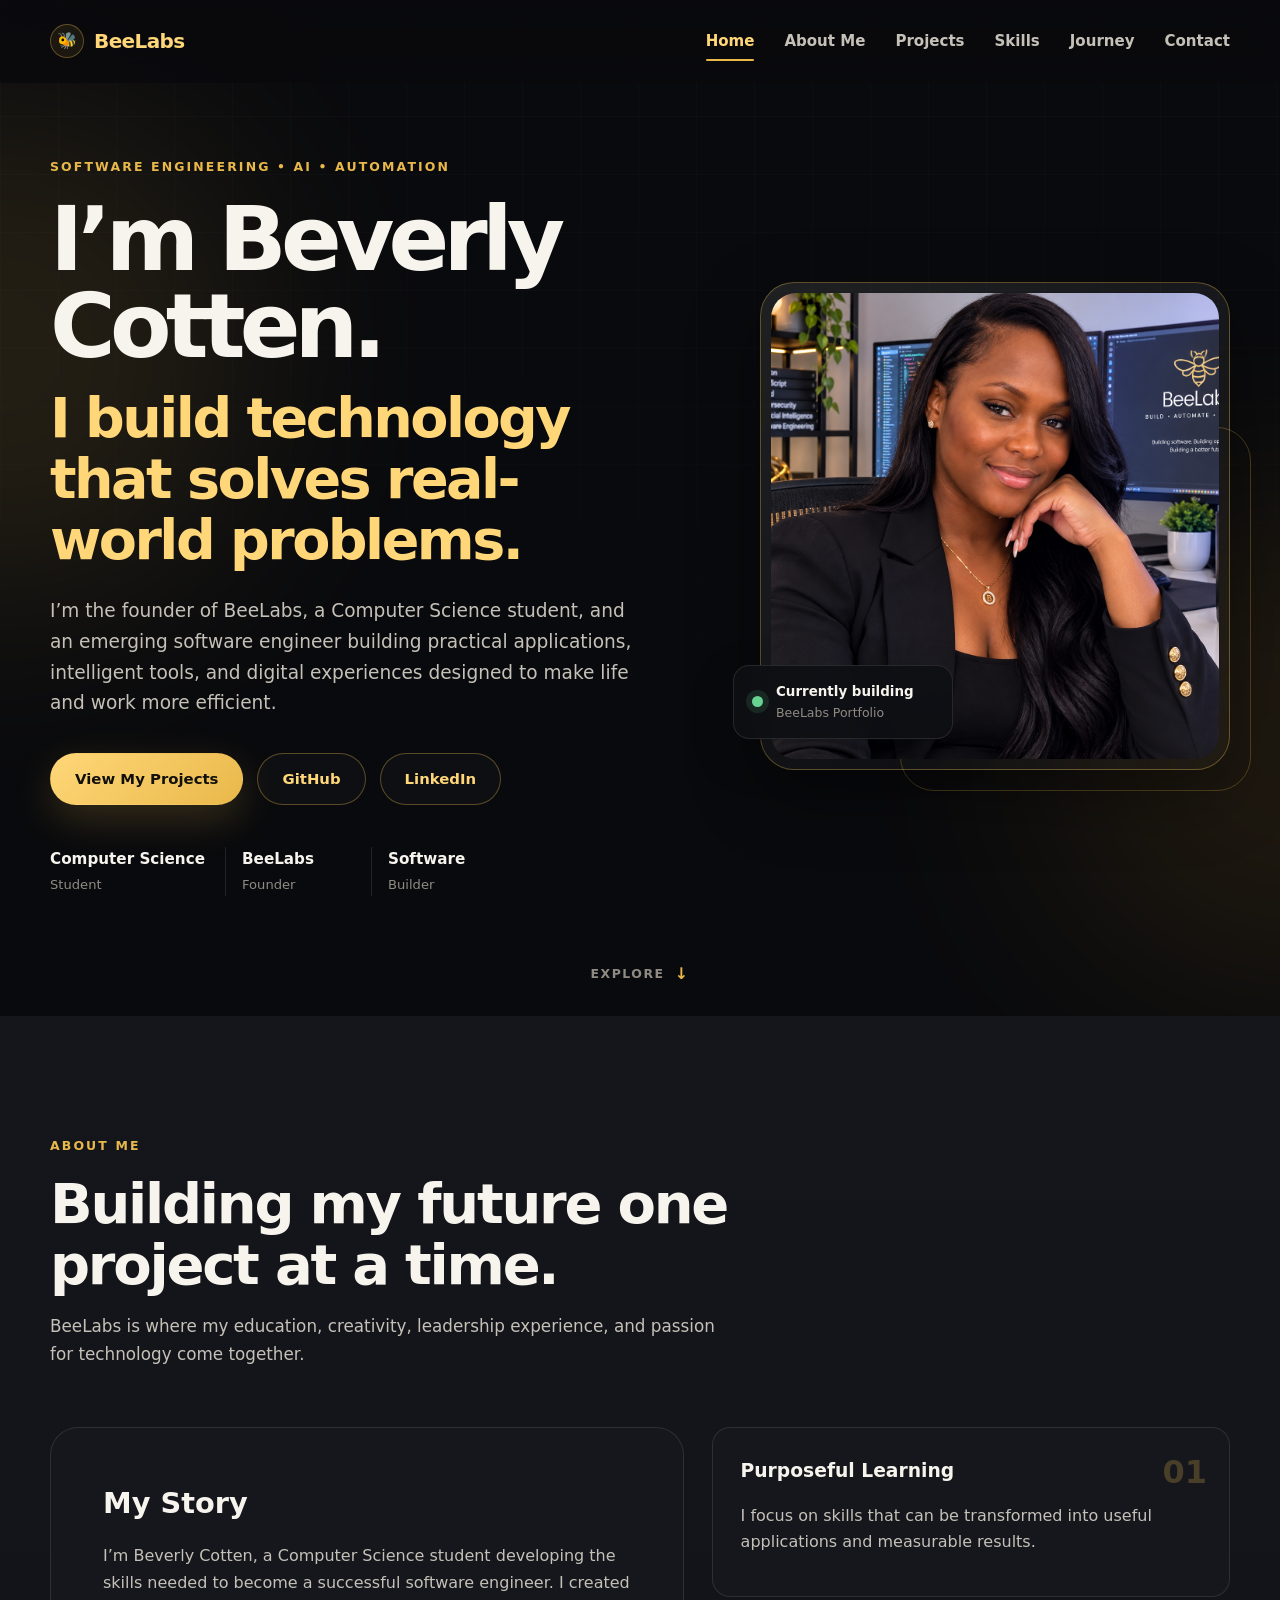
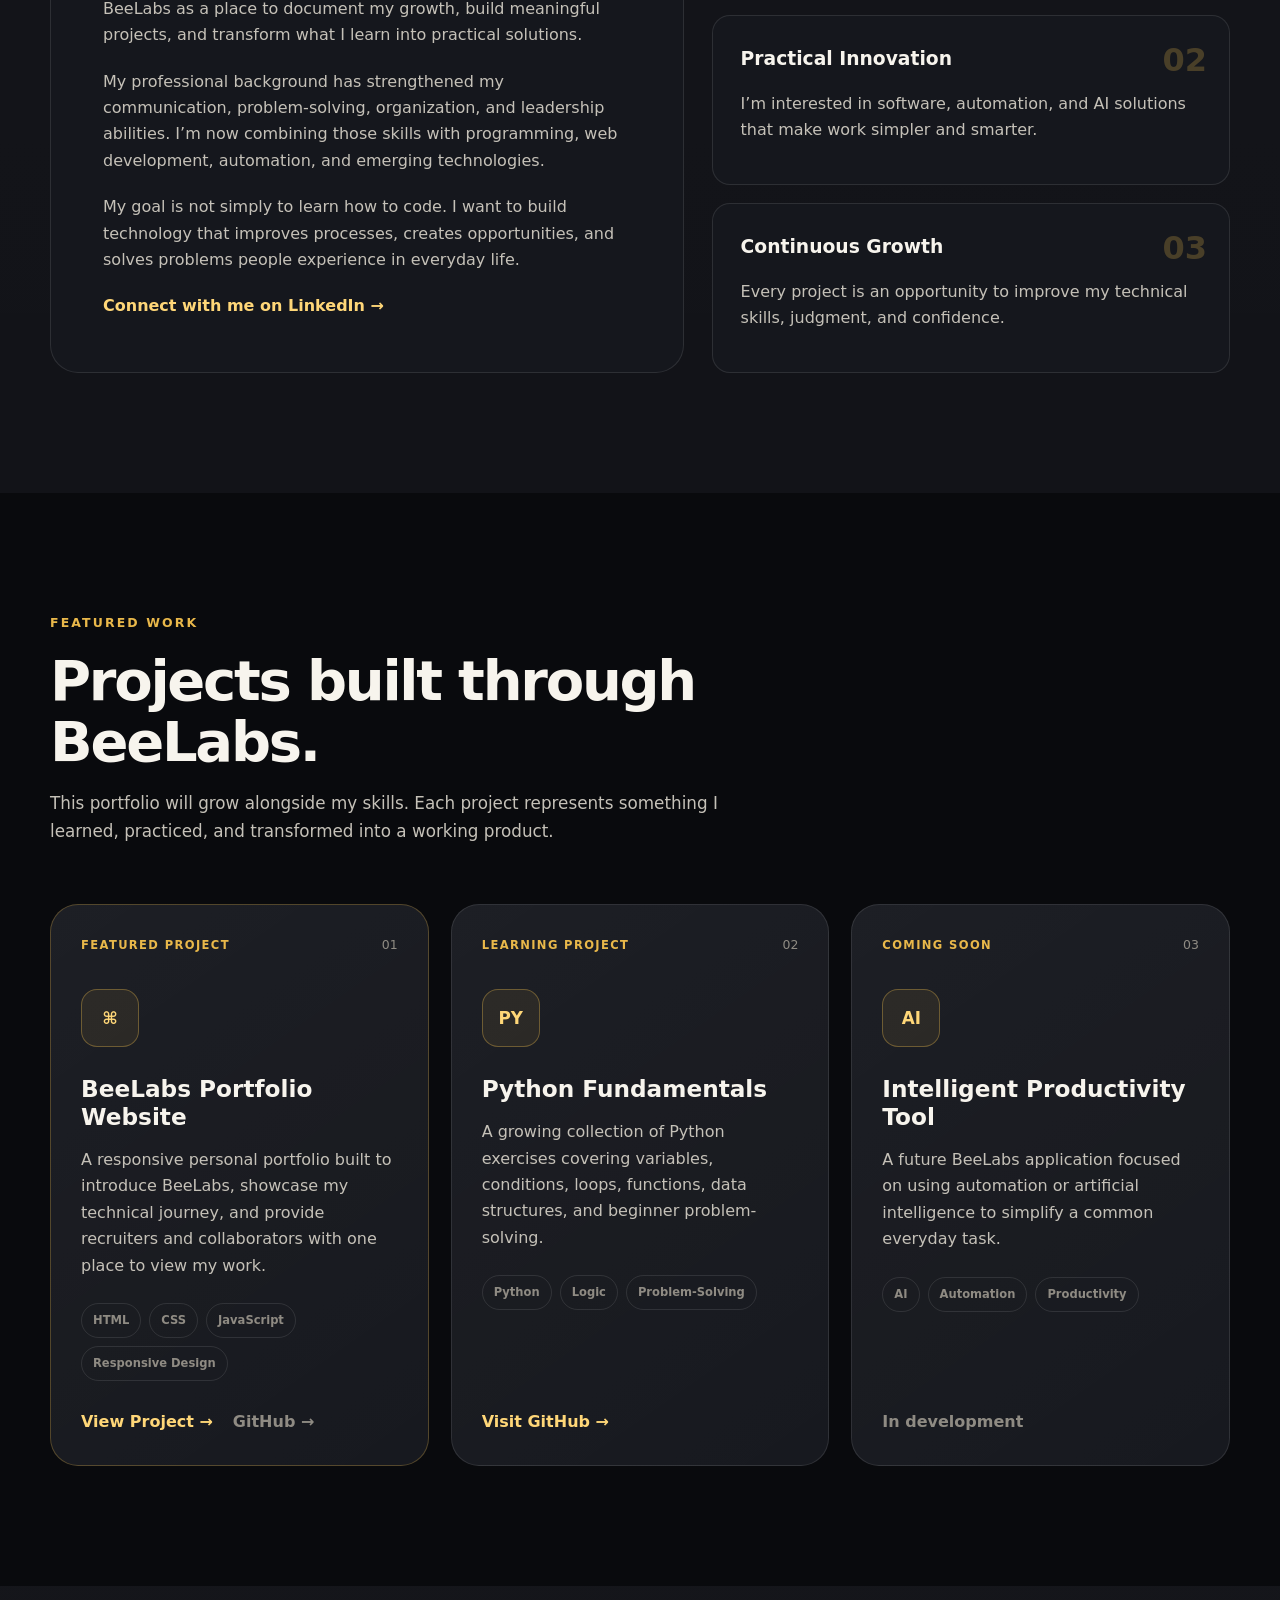
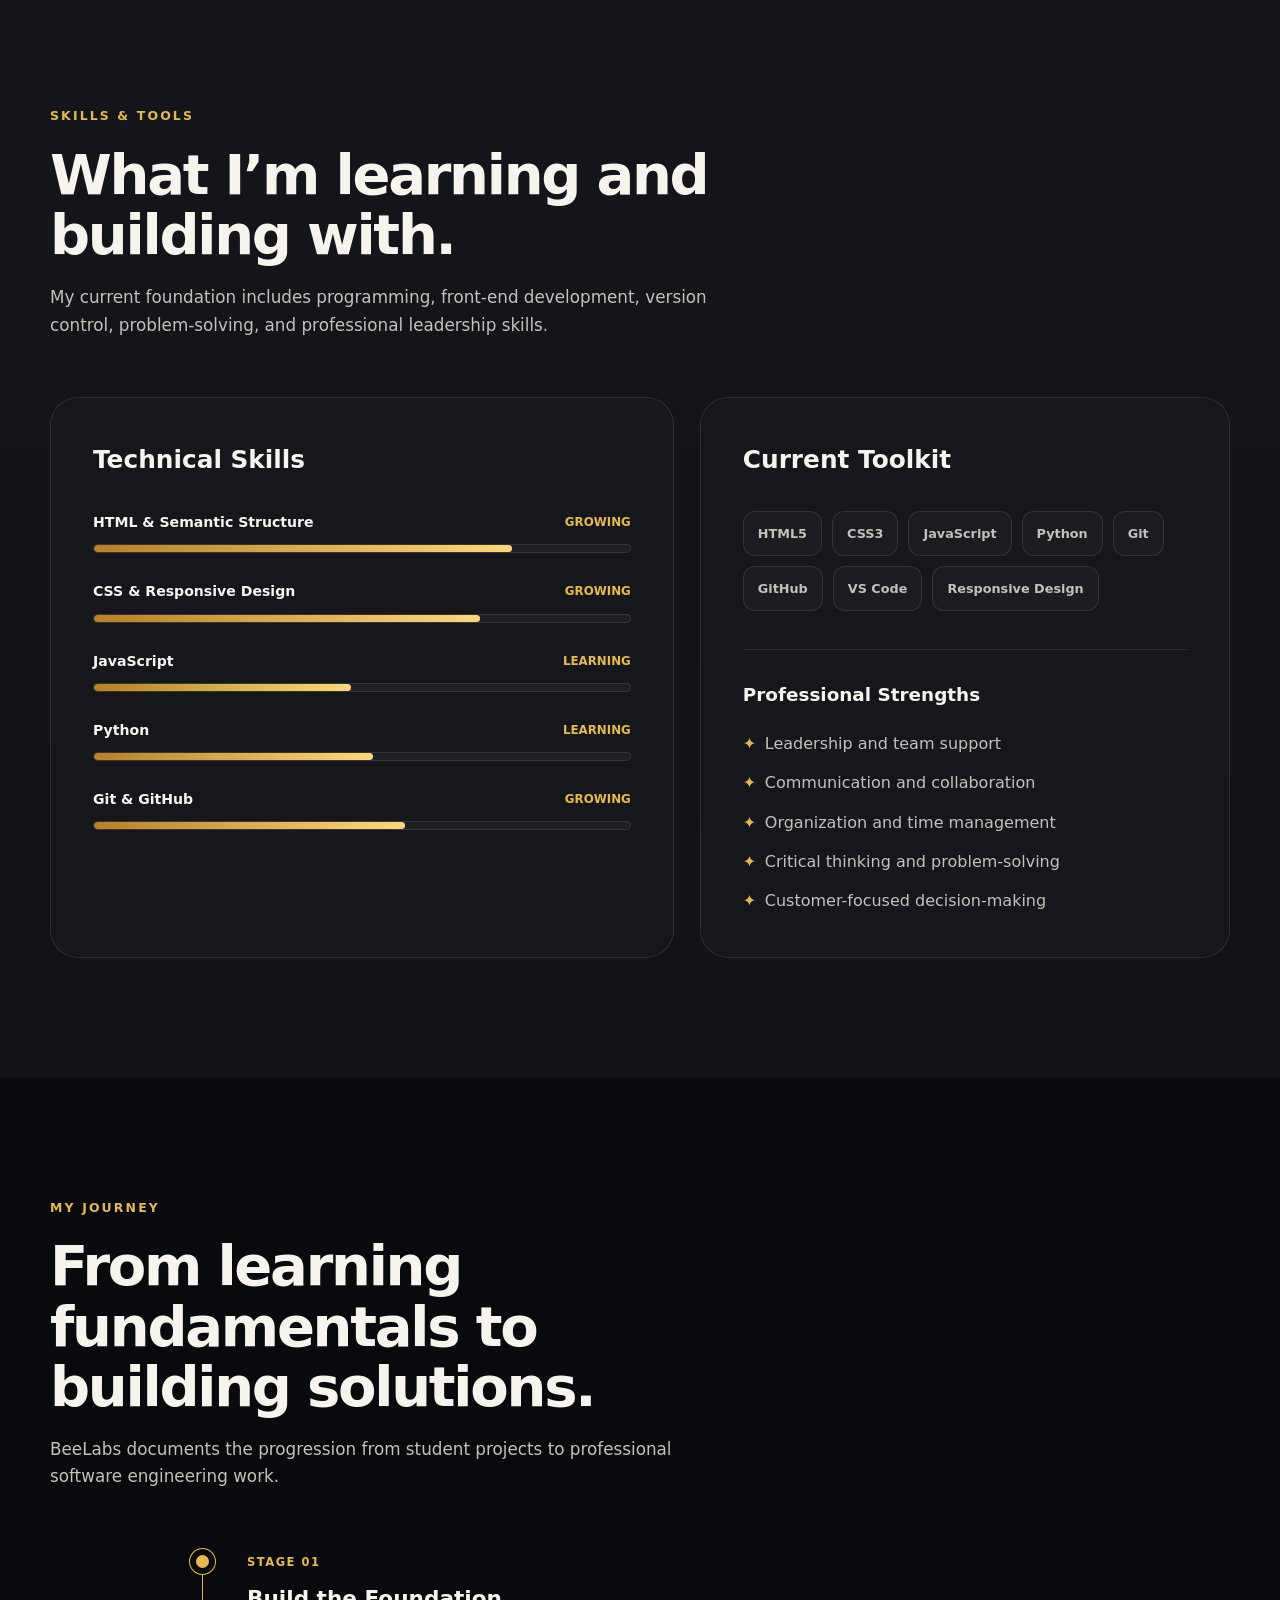
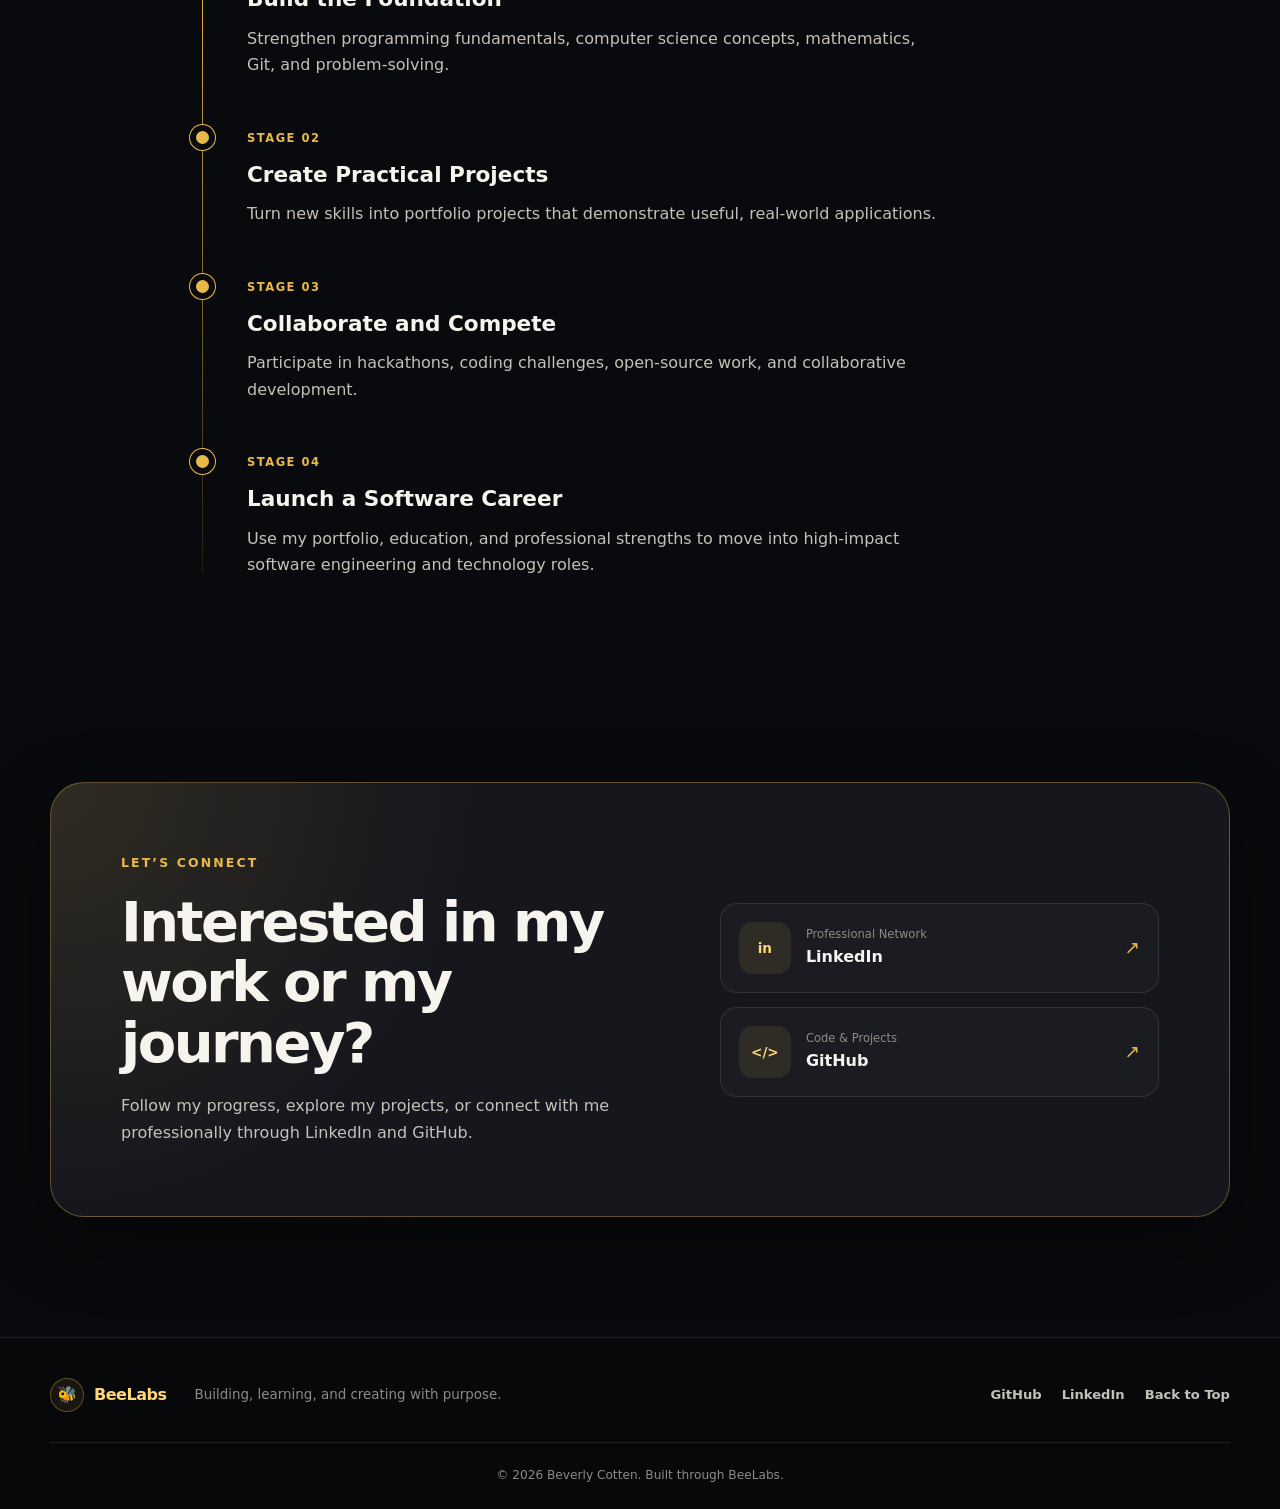
<file: Projects/002-BeeLabs-Website/index.html>
<!DOCTYPE html>
<html lang="en">
<head>
    <meta charset="UTF-8">

    <meta
        name="viewport"
        content="width=device-width, initial-scale=1.0"
    >

    <meta
        name="description"
        content="BeeLabs is the personal technology portfolio of Beverly Cotten, a Computer Science student building practical software, web applications, AI tools, and automation projects."
    >

    <title>BeeLabs | Beverly Cotten</title>

    <link rel="stylesheet" href="style.css">
</head>

<body>

    <!-- Navigation -->
    <header class="site-header">
        <nav class="navbar container" aria-label="Main navigation">

            <a href="#home" class="logo" aria-label="BeeLabs home">
                <span class="logo-icon">🐝</span>
                <span>BeeLabs</span>
            </a>

            <button
                class="menu-button"
                id="menuButton"
                type="button"
                aria-label="Open navigation menu"
                aria-expanded="false"
                aria-controls="navLinks"
            >
                <span></span>
                <span></span>
                <span></span>
            </button>

            <div class="nav-links" id="navLinks">
                <a href="#home">Home</a>
                <a href="#about">About Me</a>
                <a href="#projects">Projects</a>
                <a href="#skills">Skills</a>
                <a href="#journey">Journey</a>
                <a href="#contact">Contact</a>
            </div>

        </nav>
    </header>


    <main>

        <!-- Hero Section -->
        <section class="hero section" id="home">

            <div class="hero-glow hero-glow-one"></div>
            <div class="hero-glow hero-glow-two"></div>

            <div class="container hero-grid">

                <div class="hero-content reveal">

                    <p class="eyebrow">
                        Software Engineering • AI • Automation
                    </p>

                    <h1>
                        I’m Beverly Cotten.
                        <span>I build technology that solves real-world problems.</span>
                    </h1>

                    <p class="hero-description">
                        I’m the founder of BeeLabs, a Computer Science student,
                        and an emerging software engineer building practical
                        applications, intelligent tools, and digital experiences
                        designed to make life and work more efficient.
                    </p>

                    <div class="hero-buttons">

                        <a href="#projects" class="button button-primary">
                            View My Projects
                        </a>

                        <a
                            href="https://github.com/BevCotten"
                            class="button button-secondary"
                            target="_blank"
                            rel="noopener noreferrer"
                        >
                            GitHub
                        </a>

                        <a
                            href="https://www.linkedin.com/in/beverlycotten"
                            class="button button-secondary"
                            target="_blank"
                            rel="noopener noreferrer"
                        >
                            LinkedIn
                        </a>

                    </div>

                    <div class="hero-highlights">

                        <div class="highlight-item">
                            <strong>Computer Science</strong>
                            <span>Student</span>
                        </div>

                        <div class="highlight-item">
                            <strong>BeeLabs</strong>
                            <span>Founder</span>
                        </div>

                        <div class="highlight-item">
                            <strong>Software</strong>
                            <span>Builder</span>
                        </div>

                    </div>

                </div>


                <div class="hero-visual reveal">

                    <div class="image-frame">

                        <div class="image-accent"></div>

                        <img
                            src="images/beverly-beelabs.png"
                            alt="Beverly Cotten, founder of BeeLabs"
                        >

                        <div class="image-card">
                            <span class="status-dot"></span>

                            <div>
                                <strong>Currently building</strong>
                                <p>BeeLabs Portfolio</p>
                            </div>
                        </div>

                    </div>

                </div>

            </div>

            <a href="#about" class="scroll-indicator" aria-label="Scroll to About Me">
                <span>Explore</span>
                <span class="scroll-arrow">↓</span>
            </a>

        </section>


        <!-- About Section -->
        <section class="section section-alt" id="about">

            <div class="container">

                <div class="section-heading reveal">
                    <p class="eyebrow">About Me</p>

                    <h2>
                        Building my future one project at a time.
                    </h2>

                    <p>
                        BeeLabs is where my education, creativity, leadership
                        experience, and passion for technology come together.
                    </p>
                </div>


                <div class="about-grid">

                    <article class="about-card about-story reveal">

                        <h3>My Story</h3>

                        <p>
                            I’m Beverly Cotten, a Computer Science student
                            developing the skills needed to become a successful
                            software engineer. I created BeeLabs as a place to
                            document my growth, build meaningful projects, and
                            transform what I learn into practical solutions.
                        </p>

                        <p>
                            My professional background has strengthened my
                            communication, problem-solving, organization, and
                            leadership abilities. I’m now combining those skills
                            with programming, web development, automation, and
                            emerging technologies.
                        </p>

                        <p>
                            My goal is not simply to learn how to code. I want to
                            build technology that improves processes, creates
                            opportunities, and solves problems people experience
                            in everyday life.
                        </p>

                        <a
                            href="https://www.linkedin.com/in/beverlycotten"
                            target="_blank"
                            rel="noopener noreferrer"
                            class="text-link"
                        >
                            Connect with me on LinkedIn →
                        </a>

                    </article>


                    <div class="about-values">

                        <article class="value-card reveal">
                            <span class="card-number">01</span>
                            <h3>Purposeful Learning</h3>
                            <p>
                                I focus on skills that can be transformed into
                                useful applications and measurable results.
                            </p>
                        </article>

                        <article class="value-card reveal">
                            <span class="card-number">02</span>
                            <h3>Practical Innovation</h3>
                            <p>
                                I’m interested in software, automation, and AI
                                solutions that make work simpler and smarter.
                            </p>
                        </article>

                        <article class="value-card reveal">
                            <span class="card-number">03</span>
                            <h3>Continuous Growth</h3>
                            <p>
                                Every project is an opportunity to improve my
                                technical skills, judgment, and confidence.
                            </p>
                        </article>

                    </div>

                </div>

            </div>

        </section>


        <!-- Projects Section -->
        <section class="section" id="projects">

            <div class="container">

                <div class="section-heading reveal">
                    <p class="eyebrow">Featured Work</p>

                    <h2>Projects built through BeeLabs.</h2>

                    <p>
                        This portfolio will grow alongside my skills. Each project
                        represents something I learned, practiced, and transformed
                        into a working product.
                    </p>
                </div>


                <div class="projects-grid">

                    <article class="project-card featured-project reveal">

                        <div class="project-top">
                            <span class="project-label">Featured Project</span>
                            <span class="project-number">01</span>
                        </div>

                        <div class="project-icon">⌘</div>

                        <h3>BeeLabs Portfolio Website</h3>

                        <p>
                            A responsive personal portfolio built to introduce
                            BeeLabs, showcase my technical journey, and provide
                            recruiters and collaborators with one place to view
                            my work.
                        </p>

                        <div class="project-tags">
                            <span>HTML</span>
                            <span>CSS</span>
                            <span>JavaScript</span>
                            <span>Responsive Design</span>
                        </div>

                        <div class="project-links">
                            <a href="#home" class="text-link">
                                View Project →
                            </a>

                            <a
                                href="https://github.com/BevCotten"
                                target="_blank"
                                rel="noopener noreferrer"
                                class="text-link muted-link"
                            >
                                GitHub →
                            </a>
                        </div>

                    </article>


                    <article class="project-card reveal">

                        <div class="project-top">
                            <span class="project-label">Learning Project</span>
                            <span class="project-number">02</span>
                        </div>

                        <div class="project-icon">PY</div>

                        <h3>Python Fundamentals</h3>

                        <p>
                            A growing collection of Python exercises covering
                            variables, conditions, loops, functions, data
                            structures, and beginner problem-solving.
                        </p>

                        <div class="project-tags">
                            <span>Python</span>
                            <span>Logic</span>
                            <span>Problem-Solving</span>
                        </div>

                        <div class="project-links">
                            <a
                                href="https://github.com/BevCotten"
                                target="_blank"
                                rel="noopener noreferrer"
                                class="text-link"
                            >
                                Visit GitHub →
                            </a>
                        </div>

                    </article>


                    <article class="project-card coming-soon reveal">

                        <div class="project-top">
                            <span class="project-label">Coming Soon</span>
                            <span class="project-number">03</span>
                        </div>

                        <div class="project-icon">AI</div>

                        <h3>Intelligent Productivity Tool</h3>

                        <p>
                            A future BeeLabs application focused on using
                            automation or artificial intelligence to simplify a
                            common everyday task.
                        </p>

                        <div class="project-tags">
                            <span>AI</span>
                            <span>Automation</span>
                            <span>Productivity</span>
                        </div>

                        <div class="project-links">
                            <span class="text-link muted-link">
                                In development
                            </span>
                        </div>

                    </article>

                </div>

            </div>

        </section>


        <!-- Skills Section -->
        <section class="section section-alt" id="skills">

            <div class="container">

                <div class="section-heading reveal">
                    <p class="eyebrow">Skills & Tools</p>

                    <h2>What I’m learning and building with.</h2>

                    <p>
                        My current foundation includes programming, front-end
                        development, version control, problem-solving, and
                        professional leadership skills.
                    </p>
                </div>


                <div class="skills-layout">

                    <div class="skills-category reveal">
                        <h3>Technical Skills</h3>

                        <div class="skill-list">

                            <div class="skill-item">
                                <div class="skill-heading">
                                    <span>HTML & Semantic Structure</span>
                                    <span>Growing</span>
                                </div>
                                <div class="skill-bar">
                                    <span style="width: 78%;"></span>
                                </div>
                            </div>

                            <div class="skill-item">
                                <div class="skill-heading">
                                    <span>CSS & Responsive Design</span>
                                    <span>Growing</span>
                                </div>
                                <div class="skill-bar">
                                    <span style="width: 72%;"></span>
                                </div>
                            </div>

                            <div class="skill-item">
                                <div class="skill-heading">
                                    <span>JavaScript</span>
                                    <span>Learning</span>
                                </div>
                                <div class="skill-bar">
                                    <span style="width: 48%;"></span>
                                </div>
                            </div>

                            <div class="skill-item">
                                <div class="skill-heading">
                                    <span>Python</span>
                                    <span>Learning</span>
                                </div>
                                <div class="skill-bar">
                                    <span style="width: 52%;"></span>
                                </div>
                            </div>

                            <div class="skill-item">
                                <div class="skill-heading">
                                    <span>Git & GitHub</span>
                                    <span>Growing</span>
                                </div>
                                <div class="skill-bar">
                                    <span style="width: 58%;"></span>
                                </div>
                            </div>

                        </div>
                    </div>


                    <div class="tools-panel reveal">

                        <h3>Current Toolkit</h3>

                        <div class="tools-grid">
                            <div class="tool-chip">HTML5</div>
                            <div class="tool-chip">CSS3</div>
                            <div class="tool-chip">JavaScript</div>
                            <div class="tool-chip">Python</div>
                            <div class="tool-chip">Git</div>
                            <div class="tool-chip">GitHub</div>
                            <div class="tool-chip">VS Code</div>
                            <div class="tool-chip">Responsive Design</div>
                        </div>

                        <div class="professional-skills">
                            <h3>Professional Strengths</h3>

                            <ul>
                                <li>Leadership and team support</li>
                                <li>Communication and collaboration</li>
                                <li>Organization and time management</li>
                                <li>Critical thinking and problem-solving</li>
                                <li>Customer-focused decision-making</li>
                            </ul>
                        </div>

                    </div>

                </div>

            </div>

        </section>


        <!-- Journey Section -->
        <section class="section" id="journey">

            <div class="container">

                <div class="section-heading reveal">
                    <p class="eyebrow">My Journey</p>

                    <h2>From learning fundamentals to building solutions.</h2>

                    <p>
                        BeeLabs documents the progression from student projects
                        to professional software engineering work.
                    </p>
                </div>


                <div class="timeline">

                    <article class="timeline-item reveal">
                        <div class="timeline-marker"></div>

                        <div class="timeline-content">
                            <span class="timeline-stage">Stage 01</span>
                            <h3>Build the Foundation</h3>
                            <p>
                                Strengthen programming fundamentals, computer
                                science concepts, mathematics, Git, and
                                problem-solving.
                            </p>
                        </div>
                    </article>


                    <article class="timeline-item reveal">
                        <div class="timeline-marker"></div>

                        <div class="timeline-content">
                            <span class="timeline-stage">Stage 02</span>
                            <h3>Create Practical Projects</h3>
                            <p>
                                Turn new skills into portfolio projects that
                                demonstrate useful, real-world applications.
                            </p>
                        </div>
                    </article>


                    <article class="timeline-item reveal">
                        <div class="timeline-marker"></div>

                        <div class="timeline-content">
                            <span class="timeline-stage">Stage 03</span>
                            <h3>Collaborate and Compete</h3>
                            <p>
                                Participate in hackathons, coding challenges,
                                open-source work, and collaborative development.
                            </p>
                        </div>
                    </article>


                    <article class="timeline-item reveal">
                        <div class="timeline-marker"></div>

                        <div class="timeline-content">
                            <span class="timeline-stage">Stage 04</span>
                            <h3>Launch a Software Career</h3>
                            <p>
                                Use my portfolio, education, and professional
                                strengths to move into high-impact software
                                engineering and technology roles.
                            </p>
                        </div>
                    </article>

                </div>

            </div>

        </section>


        <!-- Contact Section -->
        <section class="section contact-section" id="contact">

            <div class="container">

                <div class="contact-card reveal">

                    <div class="contact-copy">
                        <p class="eyebrow">Let’s Connect</p>

                        <h2>
                            Interested in my work or my journey?
                        </h2>

                        <p>
                            Follow my progress, explore my projects, or connect
                            with me professionally through LinkedIn and GitHub.
                        </p>
                    </div>


                    <div class="contact-actions">

                        <a
                            href="https://www.linkedin.com/in/beverlycotten"
                            target="_blank"
                            rel="noopener noreferrer"
                            class="social-card"
                        >
                            <div class="social-icon">in</div>

                            <div>
                                <span>Professional Network</span>
                                <strong>LinkedIn</strong>
                            </div>

                            <span class="social-arrow">↗</span>
                        </a>


                        <a
                            href="https://github.com/BevCotten"
                            target="_blank"
                            rel="noopener noreferrer"
                            class="social-card"
                        >
                            <div class="social-icon">&lt;/&gt;</div>

                            <div>
                                <span>Code & Projects</span>
                                <strong>GitHub</strong>
                            </div>

                            <span class="social-arrow">↗</span>
                        </a>

                    </div>

                </div>

            </div>

        </section>

    </main>


    <!-- Footer -->
    <footer class="site-footer">

        <div class="container footer-content">

            <a href="#home" class="logo footer-logo">
                <span class="logo-icon">🐝</span>
                <span>BeeLabs</span>
            </a>

            <p>
                Building, learning, and creating with purpose.
            </p>

            <div class="footer-links">

                <a
                    href="https://github.com/BevCotten"
                    target="_blank"
                    rel="noopener noreferrer"
                >
                    GitHub
                </a>

                <a
                    href="https://www.linkedin.com/in/beverlycotten"
                    target="_blank"
                    rel="noopener noreferrer"
                >
                    LinkedIn
                </a>

                <a href="#home">
                    Back to Top
                </a>

            </div>

        </div>

        <div class="container footer-bottom">
            <p>
                © <span id="currentYear"></span> Beverly Cotten. Built through BeeLabs.
            </p>
        </div>

    </footer>


    <script src="script.js"></script>

</body>
</html>
</file>
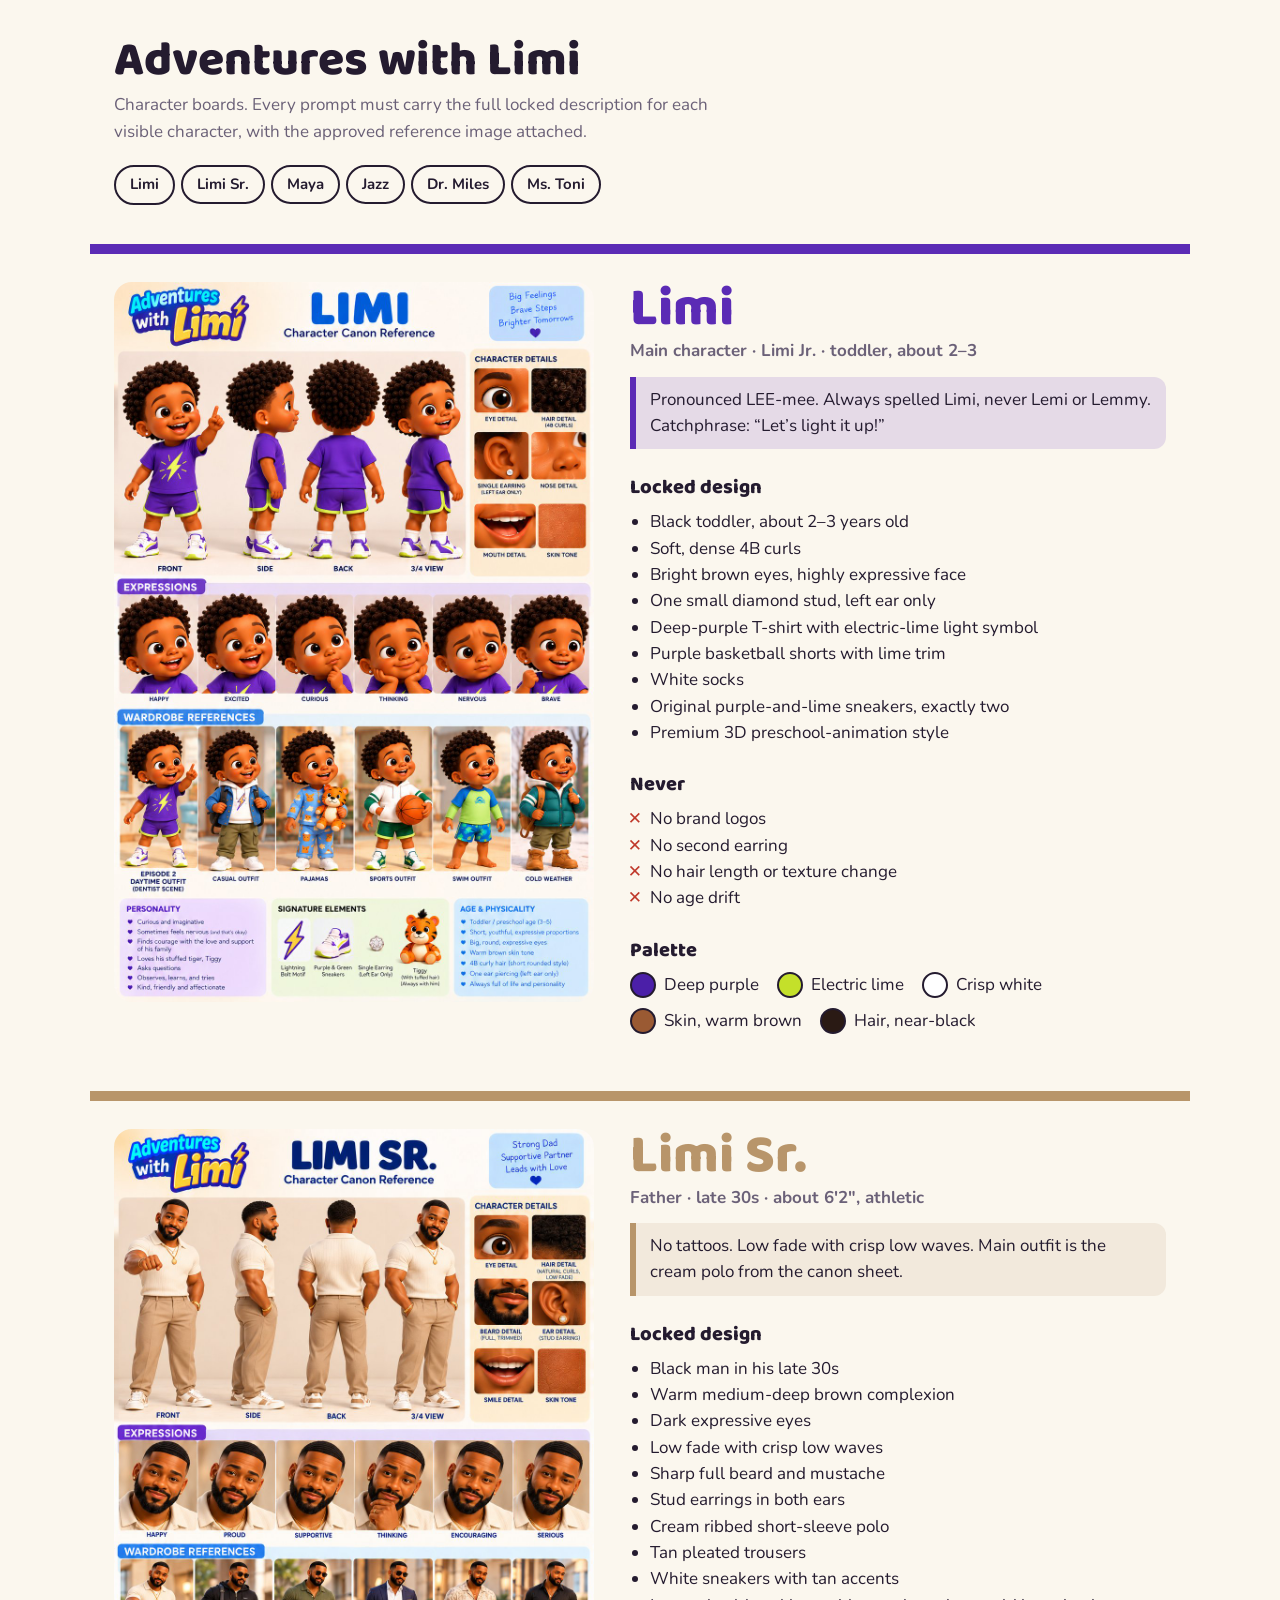
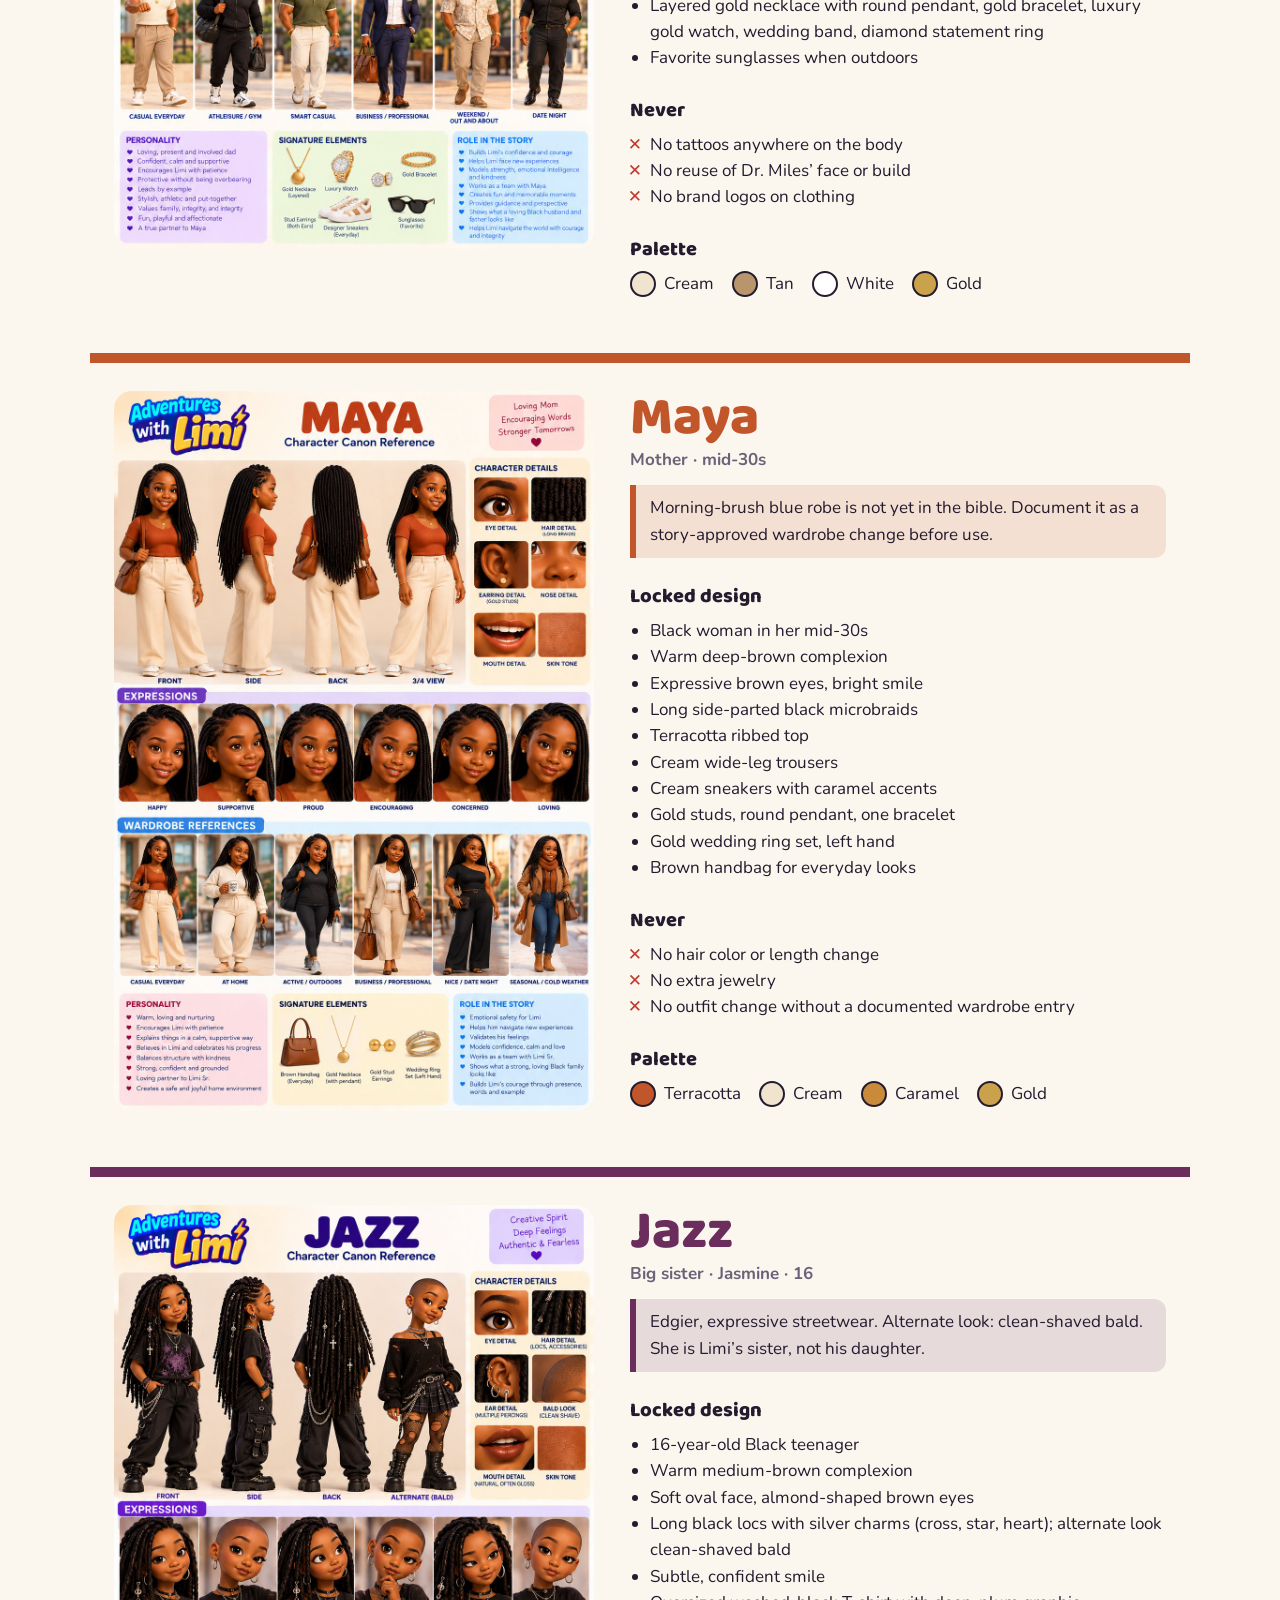
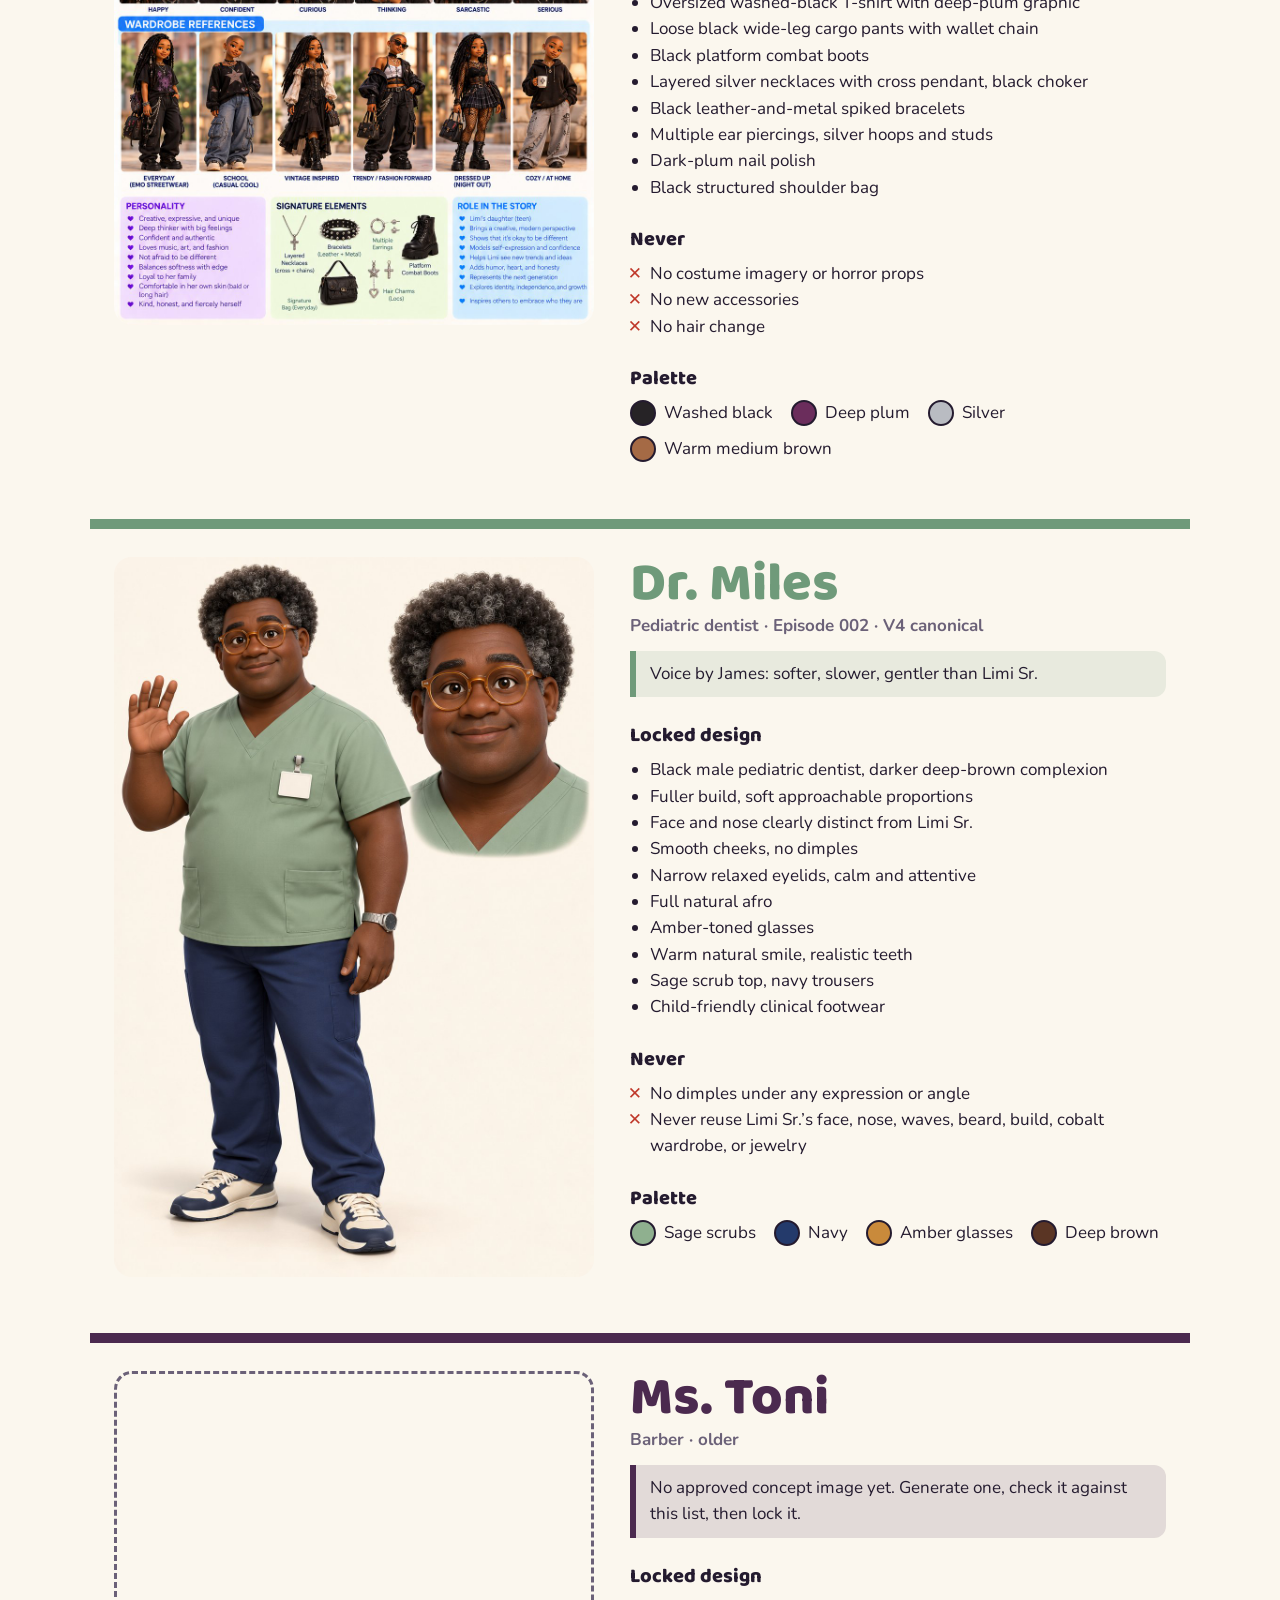
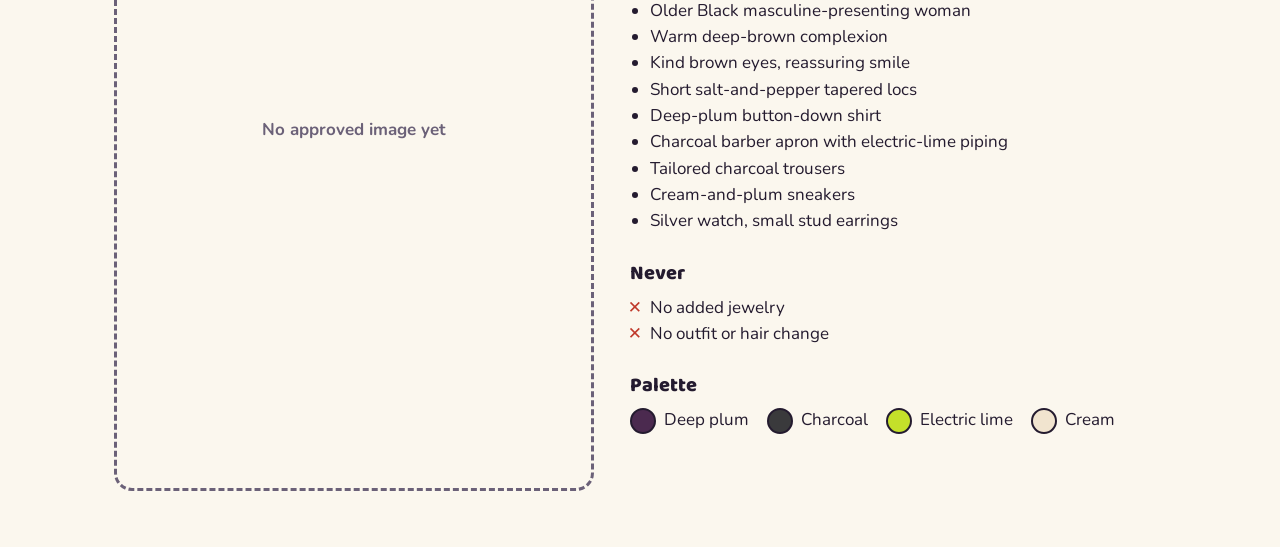
<file: Projects/004-Kids-Show/004-Kids-show/characters.html>
<!doctype html><html lang="en"><head><meta charset="utf-8"><meta name="viewport" content="width=device-width,initial-scale=1"><title>Adventures with Limi — Character Boards</title>
<link href="https://fonts.googleapis.com/css2?family=Baloo+2:wght@600;800&family=Nunito:wght@400;700&display=swap" rel="stylesheet">
<style>
:root{--bg:#FBF7EE;--ink:#241B2F;--mut:#6B6178}
@media(prefers-color-scheme:dark){:root{--bg:#17121F;--ink:#F3EEF8;--mut:#B3A9C2}}
*{box-sizing:border-box}body{margin:0;background:var(--bg);color:var(--ink);font:17px/1.55 Nunito,system-ui,sans-serif}
header{padding:36px 24px 8px;max-width:1100px;margin:auto}h1{font:800 clamp(30px,5vw,48px)/1.05 "Baloo 2",sans-serif;margin:0}header p{color:var(--mut);margin:6px 0 0;max-width:60ch}
nav{position:sticky;top:0;background:var(--bg);display:flex;gap:6px;flex-wrap:wrap;padding:12px 24px;max-width:1100px;margin:auto;z-index:2}nav a{padding:6px 14px;border-radius:99px;border:2px solid currentColor;color:var(--ink);text-decoration:none;font-weight:700;font-size:15px}nav a:focus-visible,nav a:hover{background:var(--ink);color:var(--bg)}
section{max-width:1100px;margin:28px auto;padding:28px 24px;display:grid;grid-template-columns:minmax(300px,480px) 1fr;gap:36px;border-top:10px solid var(--a);scroll-margin-top:64px}
.art img{width:100%;border-radius:18px;display:block}.art .x{margin-top:12px}.none{aspect-ratio:2/3;border:3px dashed var(--mut);border-radius:18px;display:grid;place-items:center;color:var(--mut);font-weight:700}
h2{font:800 clamp(34px,5vw,54px)/1 "Baloo 2",sans-serif;margin:0;color:var(--a)}@media(prefers-color-scheme:dark){h2{filter:brightness(1.7)}}
.role{margin:2px 0 12px;color:var(--mut);font-weight:700}.say{background:color-mix(in srgb,var(--a) 14%,transparent);border-left:6px solid var(--a);padding:10px 14px;border-radius:0 12px 12px 0;margin:0 0 8px}
h3{font:800 20px "Baloo 2",sans-serif;margin:22px 0 6px}ul{margin:0;padding-left:20px}.no li::marker{content:"✕  ";color:#C0392B}
.sw{list-style:none;padding:0;display:flex;flex-wrap:wrap;gap:10px 18px}.sw li{display:flex;align-items:center;gap:8px}.sw i{width:26px;height:26px;border-radius:50%;border:2px solid var(--ink);display:inline-block}
@media(max-width:760px){section{grid-template-columns:1fr}}
@media print{nav{display:none}section{break-after:page;break-inside:avoid}}
</style></head><body><header><h1>Adventures with Limi</h1><p>Character boards. Every prompt must carry the full locked description for each visible character, with the approved reference image attached.</p></header><nav aria-label="Characters"><a href="#limi">Limi</a><a href="#limi-sr">Limi Sr.</a><a href="#maya">Maya</a><a href="#jazz">Jazz</a><a href="#dr-miles">Dr. Miles</a><a href="#ms-toni">Ms. Toni</a></nav><section id="limi" style="--a:#5B2BB5"><div class="art"><img src="assets/limi-canon.jpg" alt="Limi concept art"></div><div class="info"><h2>Limi</h2><p class="role">Main character · Limi Jr. · toddler, about 2–3</p><p class="say">Pronounced LEE-mee. Always spelled Limi, never Lemi or Lemmy. Catchphrase: “Let’s light it up!”</p><h3>Locked design</h3><ul class="lock"><li>Black toddler, about 2–3 years old</li><li>Soft, dense 4B curls</li><li>Bright brown eyes, highly expressive face</li><li>One small diamond stud, left ear only</li><li>Deep-purple T-shirt with electric-lime light symbol</li><li>Purple basketball shorts with lime trim</li><li>White socks</li><li>Original purple-and-lime sneakers, exactly two</li><li>Premium 3D preschool-animation style</li></ul><h3>Never</h3><ul class="no"><li>No brand logos</li><li>No second earring</li><li>No hair length or texture change</li><li>No age drift</li></ul><h3>Palette</h3><ul class="sw"><li><i style="background:#4B1FA8"></i>Deep purple</li><li><i style="background:#C4E02A"></i>Electric lime</li><li><i style="background:#FFFFFF"></i>Crisp white</li><li><i style="background:#9A5A33"></i>Skin, warm brown</li><li><i style="background:#2A1A14"></i>Hair, near-black</li></ul></div></section><section id="limi-sr" style="--a:#B8956A"><div class="art"><img src="assets/limi-sr-canon.jpg" alt="Limi Sr. concept art"></div><div class="info"><h2>Limi Sr.</h2><p class="role">Father · late 30s · about 6'2", athletic</p><p class="say">No tattoos. Low fade with crisp low waves. Main outfit is the cream polo from the canon sheet.</p><h3>Locked design</h3><ul class="lock"><li>Black man in his late 30s</li><li>Warm medium-deep brown complexion</li><li>Dark expressive eyes</li><li>Low fade with crisp low waves</li><li>Sharp full beard and mustache</li><li>Stud earrings in both ears</li><li>Cream ribbed short-sleeve polo</li><li>Tan pleated trousers</li><li>White sneakers with tan accents</li><li>Layered gold necklace with round pendant, gold bracelet, luxury gold watch, wedding band, diamond statement ring</li><li>Favorite sunglasses when outdoors</li></ul><h3>Never</h3><ul class="no"><li>No tattoos anywhere on the body</li><li>No reuse of Dr. Miles’ face or build</li><li>No brand logos on clothing</li></ul><h3>Palette</h3><ul class="sw"><li><i style="background:#F1E4CF"></i>Cream</li><li><i style="background:#B8956A"></i>Tan</li><li><i style="background:#FFFFFF"></i>White</li><li><i style="background:#C9A24B"></i>Gold</li></ul></div></section><section id="maya" style="--a:#C2562B"><div class="art"><img src="assets/maya-canon.jpg" alt="Maya concept art"></div><div class="info"><h2>Maya</h2><p class="role">Mother · mid-30s</p><p class="say">Morning-brush blue robe is not yet in the bible. Document it as a story-approved wardrobe change before use.</p><h3>Locked design</h3><ul class="lock"><li>Black woman in her mid-30s</li><li>Warm deep-brown complexion</li><li>Expressive brown eyes, bright smile</li><li>Long side-parted black microbraids</li><li>Terracotta ribbed top</li><li>Cream wide-leg trousers</li><li>Cream sneakers with caramel accents</li><li>Gold studs, round pendant, one bracelet</li><li>Gold wedding ring set, left hand</li><li>Brown handbag for everyday looks</li></ul><h3>Never</h3><ul class="no"><li>No hair color or length change</li><li>No extra jewelry</li><li>No outfit change without a documented wardrobe entry</li></ul><h3>Palette</h3><ul class="sw"><li><i style="background:#C2562B"></i>Terracotta</li><li><i style="background:#F1E4CF"></i>Cream</li><li><i style="background:#C98A3B"></i>Caramel</li><li><i style="background:#C9A24B"></i>Gold</li></ul></div></section><section id="jazz" style="--a:#6B2D5C"><div class="art"><img src="assets/jazz-canon.jpg" alt="Jazz concept art"></div><div class="info"><h2>Jazz</h2><p class="role">Big sister · Jasmine · 16</p><p class="say">Edgier, expressive streetwear. Alternate look: clean-shaved bald. She is Limi’s sister, not his daughter.</p><h3>Locked design</h3><ul class="lock"><li>16-year-old Black teenager</li><li>Warm medium-brown complexion</li><li>Soft oval face, almond-shaped brown eyes</li><li>Long black locs with silver charms (cross, star, heart); alternate look clean-shaved bald</li><li>Subtle, confident smile</li><li>Oversized washed-black T-shirt with deep-plum graphic</li><li>Loose black wide-leg cargo pants with wallet chain</li><li>Black platform combat boots</li><li>Layered silver necklaces with cross pendant, black choker</li><li>Black leather-and-metal spiked bracelets</li><li>Multiple ear piercings, silver hoops and studs</li><li>Dark-plum nail polish</li><li>Black structured shoulder bag</li></ul><h3>Never</h3><ul class="no"><li>No costume imagery or horror props</li><li>No new accessories</li><li>No hair change</li></ul><h3>Palette</h3><ul class="sw"><li><i style="background:#262326"></i>Washed black</li><li><i style="background:#6B2D5C"></i>Deep plum</li><li><i style="background:#B9BCC2"></i>Silver</li><li><i style="background:#A56A45"></i>Warm medium brown</li></ul></div></section><section id="dr-miles" style="--a:#6F9A7A"><div class="art"><img src="assets/dr-miles-canon.jpg" alt="Dr. Miles concept art"></div><div class="info"><h2>Dr. Miles</h2><p class="role">Pediatric dentist · Episode 002 · V4 canonical</p><p class="say">Voice by James: softer, slower, gentler than Limi Sr.</p><h3>Locked design</h3><ul class="lock"><li>Black male pediatric dentist, darker deep-brown complexion</li><li>Fuller build, soft approachable proportions</li><li>Face and nose clearly distinct from Limi Sr.</li><li>Smooth cheeks, no dimples</li><li>Narrow relaxed eyelids, calm and attentive</li><li>Full natural afro</li><li>Amber-toned glasses</li><li>Warm natural smile, realistic teeth</li><li>Sage scrub top, navy trousers</li><li>Child-friendly clinical footwear</li></ul><h3>Never</h3><ul class="no"><li>No dimples under any expression or angle</li><li>Never reuse Limi Sr.’s face, nose, waves, beard, build, cobalt wardrobe, or jewelry</li></ul><h3>Palette</h3><ul class="sw"><li><i style="background:#8FB08F"></i>Sage scrubs</li><li><i style="background:#243A6B"></i>Navy</li><li><i style="background:#C98A3B"></i>Amber glasses</li><li><i style="background:#5A3524"></i>Deep brown</li></ul></div></section><section id="ms-toni" style="--a:#4B2A4F"><div class="art"><div class="none">No approved image yet</div></div><div class="info"><h2>Ms. Toni</h2><p class="role">Barber · older</p><p class="say">No approved concept image yet. Generate one, check it against this list, then lock it.</p><h3>Locked design</h3><ul class="lock"><li>Older Black masculine-presenting woman</li><li>Warm deep-brown complexion</li><li>Kind brown eyes, reassuring smile</li><li>Short salt-and-pepper tapered locs</li><li>Deep-plum button-down shirt</li><li>Charcoal barber apron with electric-lime piping</li><li>Tailored charcoal trousers</li><li>Cream-and-plum sneakers</li><li>Silver watch, small stud earrings</li></ul><h3>Never</h3><ul class="no"><li>No added jewelry</li><li>No outfit or hair change</li></ul><h3>Palette</h3><ul class="sw"><li><i style="background:#4B2A4F"></i>Deep plum</li><li><i style="background:#3A3A3C"></i>Charcoal</li><li><i style="background:#C4E02A"></i>Electric lime</li><li><i style="background:#F1E4CF"></i>Cream</li></ul></div></section></body></html>
</file>
<file: Projects/002-BeeLabs-Website/style.css>
/* =========================================
   BeeLabs Website
   Beverly Cotten
========================================= */


/* ---------- Variables ---------- */

:root {
    --background: #090a0d;
    --background-soft: #101116;
    --background-card: #15171d;
    --background-card-light: #1b1d24;

    --text: #f7f4ed;
    --text-soft: #c5c1b8;
    --text-muted: #8f8b83;

    --gold: #e9b84a;
    --gold-light: #ffd778;
    --gold-dark: #b98120;

    --border: rgba(255, 255, 255, 0.1);
    --border-gold: rgba(233, 184, 74, 0.35);

    --shadow: 0 24px 70px rgba(0, 0, 0, 0.38);
    --shadow-soft: 0 16px 45px rgba(0, 0, 0, 0.22);

    --container: 1180px;
    --header-height: 82px;

    --radius-large: 28px;
    --radius-medium: 18px;
    --radius-small: 12px;

    --transition: 220ms ease;
}


/* ---------- Reset ---------- */

* {
    box-sizing: border-box;
    margin: 0;
    padding: 0;
}

html {
    scroll-behavior: smooth;
    scroll-padding-top: 100px;
}

body {
    min-height: 100vh;
    overflow-x: hidden;
    background: var(--background);
    color: var(--text);
    font-family:
        Inter,
        ui-sans-serif,
        system-ui,
        -apple-system,
        BlinkMacSystemFont,
        "Segoe UI",
        sans-serif;
    line-height: 1.65;
}

img {
    display: block;
    max-width: 100%;
}

a {
    color: inherit;
    text-decoration: none;
}

button,
input,
textarea {
    font: inherit;
}

button {
    border: 0;
}

ul {
    list-style: none;
}

::selection {
    background: var(--gold);
    color: #090a0d;
}


/* ---------- Reusable Layout ---------- */

.container {
    width: min(calc(100% - 40px), var(--container));
    margin-inline: auto;
}

.section {
    position: relative;
    padding: 120px 0;
}

.section-alt {
    background:
        linear-gradient(
            180deg,
            rgba(255, 255, 255, 0.018),
            rgba(255, 255, 255, 0.006)
        ),
        var(--background-soft);
}

.section-heading {
    max-width: 760px;
    margin-bottom: 58px;
}

.section-heading h2 {
    max-width: 720px;
    margin-bottom: 18px;
    font-size: clamp(2rem, 5vw, 3.5rem);
    line-height: 1.08;
    letter-spacing: -0.04em;
}

.section-heading > p:last-child {
    max-width: 680px;
    color: var(--text-soft);
    font-size: 1.05rem;
}

.eyebrow {
    margin-bottom: 18px;
    color: var(--gold);
    font-size: 0.78rem;
    font-weight: 800;
    letter-spacing: 0.17em;
    text-transform: uppercase;
}


/* ---------- Header and Navigation ---------- */

.site-header {
    position: fixed;
    z-index: 1000;
    top: 0;
    left: 0;
    width: 100%;
    border-bottom: 1px solid transparent;
    background: rgba(9, 10, 13, 0.78);
    backdrop-filter: blur(18px);
    transition:
        background var(--transition),
        border-color var(--transition),
        box-shadow var(--transition);
}

.site-header.scrolled {
    border-color: var(--border);
    background: rgba(9, 10, 13, 0.94);
    box-shadow: 0 10px 40px rgba(0, 0, 0, 0.25);
}

.navbar {
    display: flex;
    align-items: center;
    justify-content: space-between;
    min-height: var(--header-height);
}

.logo {
    display: inline-flex;
    align-items: center;
    gap: 10px;
    color: var(--gold-light);
    font-size: 1.25rem;
    font-weight: 850;
    letter-spacing: -0.03em;
}

.logo-icon {
    display: grid;
    width: 34px;
    height: 34px;
    place-items: center;
    border: 1px solid var(--border-gold);
    border-radius: 50%;
    background: rgba(233, 184, 74, 0.08);
    font-size: 1rem;
}

.nav-links {
    display: flex;
    align-items: center;
    gap: 30px;
}

.nav-links a {
    position: relative;
    color: var(--text-soft);
    font-size: 0.94rem;
    font-weight: 650;
    transition: color var(--transition);
}

.nav-links a::after {
    position: absolute;
    right: 0;
    bottom: -8px;
    left: 0;
    width: 0;
    height: 2px;
    margin: auto;
    border-radius: 10px;
    background: var(--gold);
    content: "";
    transition: width var(--transition);
}

.nav-links a:hover,
.nav-links a.active {
    color: var(--gold-light);
}

.nav-links a:hover::after,
.nav-links a.active::after {
    width: 100%;
}

.menu-button {
    display: none;
    width: 44px;
    height: 44px;
    cursor: pointer;
    border: 1px solid var(--border);
    border-radius: 12px;
    background: var(--background-card);
}

.menu-button span {
    display: block;
    width: 20px;
    height: 2px;
    margin: 5px auto;
    border-radius: 3px;
    background: var(--text);
    transition:
        transform var(--transition),
        opacity var(--transition);
}

.menu-button.open span:nth-child(1) {
    transform: translateY(7px) rotate(45deg);
}

.menu-button.open span:nth-child(2) {
    opacity: 0;
}

.menu-button.open span:nth-child(3) {
    transform: translateY(-7px) rotate(-45deg);
}


/* ---------- Hero ---------- */

.hero {
    display: grid;
    min-height: 100vh;
    padding-top: calc(var(--header-height) + 75px);
    overflow: hidden;
    align-items: center;
}

.hero::before {
    position: absolute;
    inset: 0;
    z-index: -2;
    background:
        linear-gradient(
            rgba(255, 255, 255, 0.022) 1px,
            transparent 1px
        ),
        linear-gradient(
            90deg,
            rgba(255, 255, 255, 0.022) 1px,
            transparent 1px
        );
    background-size: 58px 58px;
    content: "";
    mask-image: linear-gradient(
        to bottom,
        black,
        transparent 88%
    );
}

.hero-glow {
    position: absolute;
    z-index: -1;
    width: 500px;
    height: 500px;
    border-radius: 50%;
    filter: blur(110px);
    opacity: 0.12;
    pointer-events: none;
}

.hero-glow-one {
    top: 10%;
    left: -250px;
    background: var(--gold);
}

.hero-glow-two {
    right: -260px;
    bottom: 2%;
    background: var(--gold-dark);
}

.hero-grid {
    display: grid;
    grid-template-columns: minmax(0, 1.08fr) minmax(350px, 0.92fr);
    gap: 72px;
    align-items: center;
}

.hero-content h1 {
    max-width: 790px;
    margin-bottom: 26px;
    font-size: clamp(3rem, 7vw, 5.8rem);
    line-height: 0.98;
    letter-spacing: -0.065em;
}

.hero-content h1 span {
    display: block;
    margin-top: 16px;
    color: var(--gold-light);
    font-size: 0.62em;
    line-height: 1.1;
    letter-spacing: -0.045em;
}

.hero-description {
    max-width: 720px;
    margin-bottom: 34px;
    color: var(--text-soft);
    font-size: clamp(1rem, 2vw, 1.16rem);
}

.hero-buttons {
    display: flex;
    flex-wrap: wrap;
    gap: 14px;
    margin-bottom: 42px;
}

.button {
    display: inline-flex;
    min-height: 52px;
    align-items: center;
    justify-content: center;
    padding: 0 24px;
    border: 1px solid transparent;
    border-radius: 999px;
    font-size: 0.93rem;
    font-weight: 800;
    transition:
        transform var(--transition),
        background var(--transition),
        border-color var(--transition),
        color var(--transition),
        box-shadow var(--transition);
}

.button:hover {
    transform: translateY(-3px);
}

.button-primary {
    background: linear-gradient(
        135deg,
        var(--gold-light),
        var(--gold)
    );
    color: #12100b;
    box-shadow: 0 14px 40px rgba(233, 184, 74, 0.2);
}

.button-primary:hover {
    box-shadow: 0 18px 48px rgba(233, 184, 74, 0.28);
}

.button-secondary {
    border-color: var(--border-gold);
    background: rgba(255, 255, 255, 0.025);
    color: var(--gold-light);
}

.button-secondary:hover {
    border-color: var(--gold);
    background: rgba(233, 184, 74, 0.1);
}

.hero-highlights {
    display: flex;
    flex-wrap: wrap;
    gap: 16px;
}

.highlight-item {
    min-width: 130px;
    padding-right: 20px;
    border-right: 1px solid var(--border);
}

.highlight-item:last-child {
    border-right: 0;
}

.highlight-item strong,
.highlight-item span {
    display: block;
}

.highlight-item strong {
    font-size: 0.95rem;
}

.highlight-item span {
    margin-top: 2px;
    color: var(--text-muted);
    font-size: 0.82rem;
}

.hero-visual {
    display: flex;
    justify-content: flex-end;
}

.image-frame {
    position: relative;
    width: min(100%, 470px);
    padding: 10px;
    border: 1px solid var(--border-gold);
    border-radius: 34px;
    background:
        linear-gradient(
            145deg,
            rgba(255, 255, 255, 0.09),
            rgba(255, 255, 255, 0.015)
        );
    box-shadow: var(--shadow);
}

.image-frame img {
    width: 100%;
    aspect-ratio: 1 / 1.04;
    border-radius: 25px;
    object-fit: cover;
    object-position: center top;
}

.image-accent {
    position: absolute;
    z-index: -1;
    right: -22px;
    bottom: -22px;
    width: 75%;
    height: 75%;
    border: 1px solid rgba(233, 184, 74, 0.28);
    border-radius: 34px;
}

.image-card {
    position: absolute;
    bottom: 30px;
    left: -28px;
    display: flex;
    min-width: 220px;
    align-items: center;
    gap: 13px;
    padding: 15px 18px;
    border: 1px solid var(--border);
    border-radius: 16px;
    background: rgba(15, 16, 20, 0.92);
    box-shadow: var(--shadow-soft);
    backdrop-filter: blur(12px);
}

.image-card strong,
.image-card p {
    display: block;
}

.image-card strong {
    font-size: 0.84rem;
}

.image-card p {
    color: var(--text-muted);
    font-size: 0.78rem;
}

.status-dot {
    width: 11px;
    height: 11px;
    flex: 0 0 11px;
    border-radius: 50%;
    background: #68d391;
    box-shadow: 0 0 0 6px rgba(104, 211, 145, 0.12);
}

.scroll-indicator {
    position: absolute;
    bottom: 28px;
    left: 50%;
    display: flex;
    align-items: center;
    gap: 10px;
    color: var(--text-muted);
    font-size: 0.78rem;
    font-weight: 750;
    letter-spacing: 0.12em;
    text-transform: uppercase;
    transform: translateX(-50%);
}

.scroll-arrow {
    color: var(--gold);
    font-size: 1rem;
    animation: bounce 1.8s infinite;
}


/* ---------- About ---------- */

.about-grid {
    display: grid;
    grid-template-columns: minmax(0, 1.1fr) minmax(320px, 0.9fr);
    gap: 28px;
}

.about-card,
.value-card {
    border: 1px solid var(--border);
    background: var(--background-card);
}

.about-story {
    padding: clamp(30px, 5vw, 52px);
    border-radius: var(--radius-large);
}

.about-story h3,
.value-card h3 {
    margin-bottom: 16px;
}

.about-story h3 {
    font-size: 1.8rem;
}

.about-story p {
    margin-bottom: 20px;
    color: var(--text-soft);
}

.text-link {
    display: inline-flex;
    color: var(--gold-light);
    font-weight: 800;
    transition:
        color var(--transition),
        transform var(--transition);
}

.text-link:hover {
    color: var(--gold);
    transform: translateX(4px);
}

.muted-link {
    color: var(--text-muted);
}

.about-values {
    display: grid;
    gap: 18px;
}

.value-card {
    position: relative;
    padding: 28px;
    overflow: hidden;
    border-radius: var(--radius-medium);
    transition:
        transform var(--transition),
        border-color var(--transition),
        background var(--transition);
}

.value-card:hover {
    border-color: var(--border-gold);
    background: var(--background-card-light);
    transform: translateY(-4px);
}

.value-card p {
    max-width: 480px;
    color: var(--text-soft);
}

.card-number {
    position: absolute;
    top: 18px;
    right: 22px;
    color: rgba(233, 184, 74, 0.25);
    font-size: 2rem;
    font-weight: 900;
}


/* ---------- Projects ---------- */

.projects-grid {
    display: grid;
    grid-template-columns: repeat(3, minmax(0, 1fr));
    gap: 22px;
}

.project-card {
    display: flex;
    min-height: 430px;
    flex-direction: column;
    padding: 30px;
    border: 1px solid var(--border);
    border-radius: var(--radius-large);
    background:
        linear-gradient(
            145deg,
            rgba(255, 255, 255, 0.035),
            rgba(255, 255, 255, 0.008)
        ),
        var(--background-card);
    transition:
        transform var(--transition),
        border-color var(--transition),
        box-shadow var(--transition);
}

.project-card:hover {
    border-color: var(--border-gold);
    box-shadow: var(--shadow-soft);
    transform: translateY(-7px);
}

.featured-project {
    border-color: rgba(233, 184, 74, 0.28);
}

.coming-soon {
    opacity: 0.88;
}

.project-top {
    display: flex;
    align-items: center;
    justify-content: space-between;
    margin-bottom: 34px;
}

.project-label {
    color: var(--gold);
    font-size: 0.72rem;
    font-weight: 850;
    letter-spacing: 0.12em;
    text-transform: uppercase;
}

.project-number {
    color: var(--text-muted);
    font-size: 0.78rem;
}

.project-icon {
    display: grid;
    width: 58px;
    height: 58px;
    margin-bottom: 28px;
    place-items: center;
    border: 1px solid var(--border-gold);
    border-radius: 16px;
    background: rgba(233, 184, 74, 0.08);
    color: var(--gold-light);
    font-size: 1.05rem;
    font-weight: 900;
}

.project-card h3 {
    margin-bottom: 16px;
    font-size: 1.45rem;
    line-height: 1.2;
}

.project-card > p {
    margin-bottom: 24px;
    color: var(--text-soft);
}

.project-tags {
    display: flex;
    flex-wrap: wrap;
    gap: 8px;
    margin-bottom: 28px;
}

.project-tags span {
    padding: 7px 11px;
    border: 1px solid var(--border);
    border-radius: 999px;
    color: var(--text-muted);
    font-size: 0.72rem;
    font-weight: 700;
}

.project-links {
    display: flex;
    flex-wrap: wrap;
    gap: 20px;
    margin-top: auto;
}


/* ---------- Skills ---------- */

.skills-layout {
    display: grid;
    grid-template-columns: minmax(0, 1fr) minmax(320px, 0.85fr);
    gap: 26px;
}

.skills-category,
.tools-panel {
    padding: clamp(28px, 5vw, 42px);
    border: 1px solid var(--border);
    border-radius: var(--radius-large);
    background: var(--background-card);
}

.skills-category h3,
.tools-panel h3 {
    margin-bottom: 30px;
    font-size: 1.55rem;
}

.skill-list {
    display: grid;
    gap: 27px;
}

.skill-heading {
    display: flex;
    align-items: center;
    justify-content: space-between;
    gap: 20px;
    margin-bottom: 10px;
    font-size: 0.88rem;
    font-weight: 700;
}

.skill-heading span:last-child {
    color: var(--gold);
    font-size: 0.74rem;
    text-transform: uppercase;
}

.skill-bar {
    height: 9px;
    overflow: hidden;
    border: 1px solid var(--border);
    border-radius: 999px;
    background: rgba(255, 255, 255, 0.035);
}

.skill-bar span {
    display: block;
    width: 0;
    height: 100%;
    border-radius: inherit;
    background: linear-gradient(
        90deg,
        var(--gold-dark),
        var(--gold-light)
    );
    transition: width 1.1s ease;
}

.tools-grid {
    display: flex;
    flex-wrap: wrap;
    gap: 10px;
    margin-bottom: 38px;
}

.tool-chip {
    padding: 11px 14px;
    border: 1px solid var(--border);
    border-radius: 12px;
    background: rgba(255, 255, 255, 0.025);
    color: var(--text-soft);
    font-size: 0.8rem;
    font-weight: 750;
}

.professional-skills {
    padding-top: 30px;
    border-top: 1px solid var(--border);
}

.professional-skills h3 {
    margin-bottom: 20px;
    font-size: 1.15rem;
}

.professional-skills ul {
    display: grid;
    gap: 13px;
}

.professional-skills li {
    position: relative;
    padding-left: 22px;
    color: var(--text-soft);
}

.professional-skills li::before {
    position: absolute;
    top: 0;
    left: 0;
    color: var(--gold);
    content: "✦";
}


/* ---------- Timeline ---------- */

.timeline {
    position: relative;
    max-width: 900px;
    margin-inline: auto;
}

.timeline::before {
    position: absolute;
    top: 8px;
    bottom: 8px;
    left: 12px;
    width: 1px;
    background: linear-gradient(
        var(--gold),
        rgba(233, 184, 74, 0.1)
    );
    content: "";
}

.timeline-item {
    position: relative;
    display: grid;
    grid-template-columns: 25px 1fr;
    gap: 28px;
    padding-bottom: 42px;
}

.timeline-item:last-child {
    padding-bottom: 0;
}

.timeline-marker {
    position: relative;
    z-index: 2;
    width: 25px;
    height: 25px;
    border: 6px solid var(--background);
    border-radius: 50%;
    background: var(--gold);
    box-shadow: 0 0 0 1px var(--gold);
}

.timeline-content {
    padding: 4px 0 4px 4px;
}

.timeline-stage {
    display: block;
    margin-bottom: 9px;
    color: var(--gold);
    font-size: 0.72rem;
    font-weight: 850;
    letter-spacing: 0.13em;
    text-transform: uppercase;
}

.timeline-content h3 {
    margin-bottom: 9px;
    font-size: 1.35rem;
}

.timeline-content p {
    max-width: 690px;
    color: var(--text-soft);
}


/* ---------- Contact ---------- */

.contact-section {
    padding-top: 80px;
}

.contact-card {
    display: grid;
    grid-template-columns: minmax(0, 1fr) minmax(340px, 0.8fr);
    gap: 50px;
    padding: clamp(34px, 7vw, 70px);
    border: 1px solid var(--border-gold);
    border-radius: 34px;
    background:
        radial-gradient(
            circle at top left,
            rgba(233, 184, 74, 0.13),
            transparent 34%
        ),
        var(--background-card);
    box-shadow: var(--shadow);
}

.contact-copy h2 {
    max-width: 640px;
    margin-bottom: 20px;
    font-size: clamp(2rem, 5vw, 3.5rem);
    line-height: 1.08;
    letter-spacing: -0.045em;
}

.contact-copy > p:last-child {
    max-width: 620px;
    color: var(--text-soft);
}

.contact-actions {
    display: grid;
    gap: 14px;
    align-content: center;
}

.social-card {
    display: grid;
    grid-template-columns: 52px 1fr auto;
    align-items: center;
    gap: 15px;
    padding: 18px;
    border: 1px solid var(--border);
    border-radius: 17px;
    background: rgba(255, 255, 255, 0.025);
    transition:
        transform var(--transition),
        border-color var(--transition),
        background var(--transition);
}

.social-card:hover {
    border-color: var(--border-gold);
    background: rgba(233, 184, 74, 0.065);
    transform: translateX(5px);
}

.social-icon {
    display: grid;
    width: 52px;
    height: 52px;
    place-items: center;
    border-radius: 14px;
    background: rgba(233, 184, 74, 0.1);
    color: var(--gold-light);
    font-size: 0.85rem;
    font-weight: 900;
}

.social-card span,
.social-card strong {
    display: block;
}

.social-card div:nth-child(2) span {
    color: var(--text-muted);
    font-size: 0.72rem;
}

.social-card div:nth-child(2) strong {
    font-size: 1rem;
}

.social-arrow {
    color: var(--gold);
    font-size: 1.15rem;
}


/* ---------- Footer ---------- */

.site-footer {
    padding: 40px 0 24px;
    border-top: 1px solid var(--border);
    background: #07080a;
}

.footer-content {
    display: grid;
    grid-template-columns: auto 1fr auto;
    align-items: center;
    gap: 28px;
    padding-bottom: 30px;
}

.footer-logo {
    font-size: 1rem;
}

.footer-content > p {
    color: var(--text-muted);
    font-size: 0.84rem;
}

.footer-links {
    display: flex;
    flex-wrap: wrap;
    gap: 20px;
}

.footer-links a {
    color: var(--text-soft);
    font-size: 0.82rem;
    font-weight: 700;
    transition: color var(--transition);
}

.footer-links a:hover {
    color: var(--gold);
}

.footer-bottom {
    padding-top: 22px;
    border-top: 1px solid var(--border);
    color: var(--text-muted);
    font-size: 0.76rem;
    text-align: center;
}


/* ---------- Reveal Animation ---------- */

.reveal {
    opacity: 0;
    transform: translateY(28px);
    transition:
        opacity 700ms ease,
        transform 700ms ease;
}

.reveal.visible {
    opacity: 1;
    transform: translateY(0);
}


/* ---------- Animations ---------- */

@keyframes bounce {
    0%,
    100% {
        transform: translateY(0);
    }

    50% {
        transform: translateY(6px);
    }
}


/* ---------- Tablet ---------- */

@media (max-width: 980px) {

    .section {
        padding: 95px 0;
    }

    .hero-grid,
    .about-grid,
    .skills-layout,
    .contact-card {
        grid-template-columns: 1fr;
    }

    .hero-grid {
        gap: 60px;
    }

    .hero-content {
        max-width: 780px;
    }

    .hero-visual {
        justify-content: center;
    }

    .image-frame {
        width: min(100%, 540px);
    }

    .projects-grid {
        grid-template-columns: repeat(2, minmax(0, 1fr));
    }

    .project-card:last-child {
        grid-column: 1 / -1;
    }

    .contact-card {
        gap: 36px;
    }

    .footer-content {
        grid-template-columns: 1fr;
        text-align: center;
    }

    .footer-logo,
    .footer-links {
        justify-content: center;
    }

}


/* ---------- Mobile Navigation ---------- */

@media (max-width: 820px) {

    :root {
        --header-height: 72px;
    }

    .menu-button {
        display: block;
    }

    .nav-links {
        position: absolute;
        top: calc(100% + 1px);
        right: 20px;
        left: 20px;
        display: grid;
        max-height: 0;
        overflow: hidden;
        gap: 0;
        border: 1px solid transparent;
        border-radius: 18px;
        background: rgba(15, 16, 20, 0.98);
        box-shadow: var(--shadow);
        opacity: 0;
        transform: translateY(-10px);
        transition:
            max-height 350ms ease,
            opacity 250ms ease,
            transform 250ms ease,
            border-color 250ms ease;
    }

    .nav-links.open {
        max-height: 500px;
        border-color: var(--border);
        opacity: 1;
        transform: translateY(0);
    }

    .nav-links a {
        padding: 15px 20px;
        border-bottom: 1px solid var(--border);
    }

    .nav-links a:last-child {
        border-bottom: 0;
    }

    .nav-links a::after {
        display: none;
    }

}


/* ---------- Small Mobile ---------- */

@media (max-width: 680px) {

    .container {
        width: min(calc(100% - 28px), var(--container));
    }

    .section {
        padding: 78px 0;
    }

    .hero {
        min-height: auto;
        padding-top: calc(var(--header-height) + 62px);
        padding-bottom: 100px;
    }

    .hero-content h1 {
        font-size: clamp(2.7rem, 14vw, 4.4rem);
    }

    .hero-content h1 span {
        margin-top: 14px;
        font-size: 0.57em;
    }

    .hero-buttons {
        display: grid;
        grid-template-columns: 1fr;
    }

    .button {
        width: 100%;
    }

    .hero-highlights {
        display: grid;
        grid-template-columns: repeat(3, 1fr);
        gap: 0;
    }

    .highlight-item {
        min-width: 0;
        padding: 0 10px;
        text-align: center;
    }

    .highlight-item:first-child {
        padding-left: 0;
    }

    .highlight-item:last-child {
        padding-right: 0;
    }

    .highlight-item strong {
        font-size: 0.78rem;
    }

    .highlight-item span {
        font-size: 0.7rem;
    }

    .image-card {
        bottom: 18px;
        left: 18px;
        min-width: auto;
        max-width: calc(100% - 36px);
    }

    .image-accent {
        right: -10px;
        bottom: -10px;
    }

    .scroll-indicator {
        display: none;
    }

    .section-heading {
        margin-bottom: 42px;
    }

    .projects-grid {
        grid-template-columns: 1fr;
    }

    .project-card:last-child {
        grid-column: auto;
    }

    .project-card {
        min-height: 390px;
    }

    .skill-heading {
        align-items: flex-start;
    }

    .timeline-item {
        gap: 18px;
    }

    .contact-card {
        padding: 30px 22px;
    }

    .social-card {
        grid-template-columns: 46px 1fr auto;
    }

    .social-icon {
        width: 46px;
        height: 46px;
    }

}


/* ---------- Reduced Motion ---------- */

@media (prefers-reduced-motion: reduce) {

    html {
        scroll-behavior: auto;
    }

    *,
    *::before,
    *::after {
        animation-duration: 0.01ms !important;
        animation-iteration-count: 1 !important;
        scroll-behavior: auto !important;
        transition-duration: 0.01ms !important;
    }

    .reveal {
        opacity: 1;
        transform: none;
    }

}
</file>
